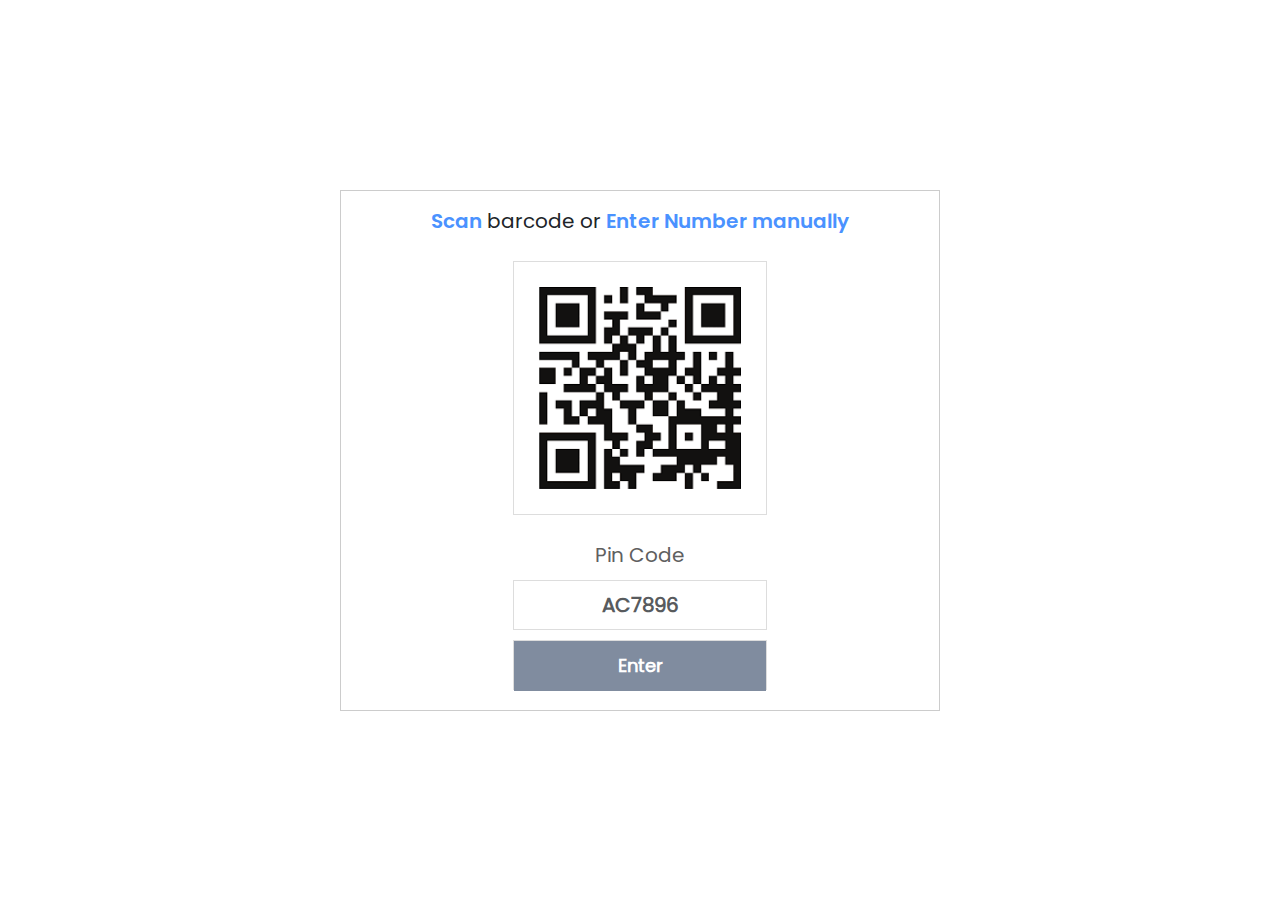
<file: index.html>
<html lang="en-US" dir="ltr">
  <head>
    <meta charset="utf-8">
    <meta http-equiv="X-UA-Compatible" content="IE=edge">
    <meta name="viewport" content="width=device-width, initial-scale=1">
    <title>ACC Touch Panel</title>
    <link rel="acc-touch-panel" sizes="180x180" href="assets/img/favicons/apple-touch-icon.png">
    <!-- ===============================================-->
    <!--    Stylesheets-->
    <!-- ===============================================-->
    <link rel="preconnect" href="https://fonts.googleapis.com">
    <link rel="preconnect" href="https://fonts.gstatic.com" crossorigin="">
    <link href="https://fonts.googleapis.com/css2?family=Nunito+Sans:wght@300;400;600;700;800;900&amp;display=swap" rel="stylesheet">
    <link href="css/style.css" rel="stylesheet">
    <link href="css/bootstrap.min.css" rel="stylesheet">
    <script src="js/bootstrap.bundle.min.js"></script>
    <link href="https://cdnjs.cloudflare.com/ajax/libs/font-awesome/6.2.1/css/all.min.css" rel="stylesheet">
  </head>

    <body>
        
        <div class="height100vh flexaligncenter">
          <div class="barcode-scrolling">
            <div class="barcode-box">
              <div class="barcode-title"><span class="barcode-blue-text">Scan</span> barcode or<span class="barcode-blue-text"> Enter Number manually</span></div>
              <div class="barcode-outer-box"><img src="images/barcode-img.png"></div>
              <div class="pincode-heading">Pin Code</div>
              <div class="pincode-inputfield">
                <input type="email" class="form-control pininput-text" placeholder="AC7896">
              </div>
              <div class="pincode-inputfield">
                <div class="pinbutton">Enter</div>
              </div>
            </div>
          </div>
        </div> 





    </body>
    </html>
</file>
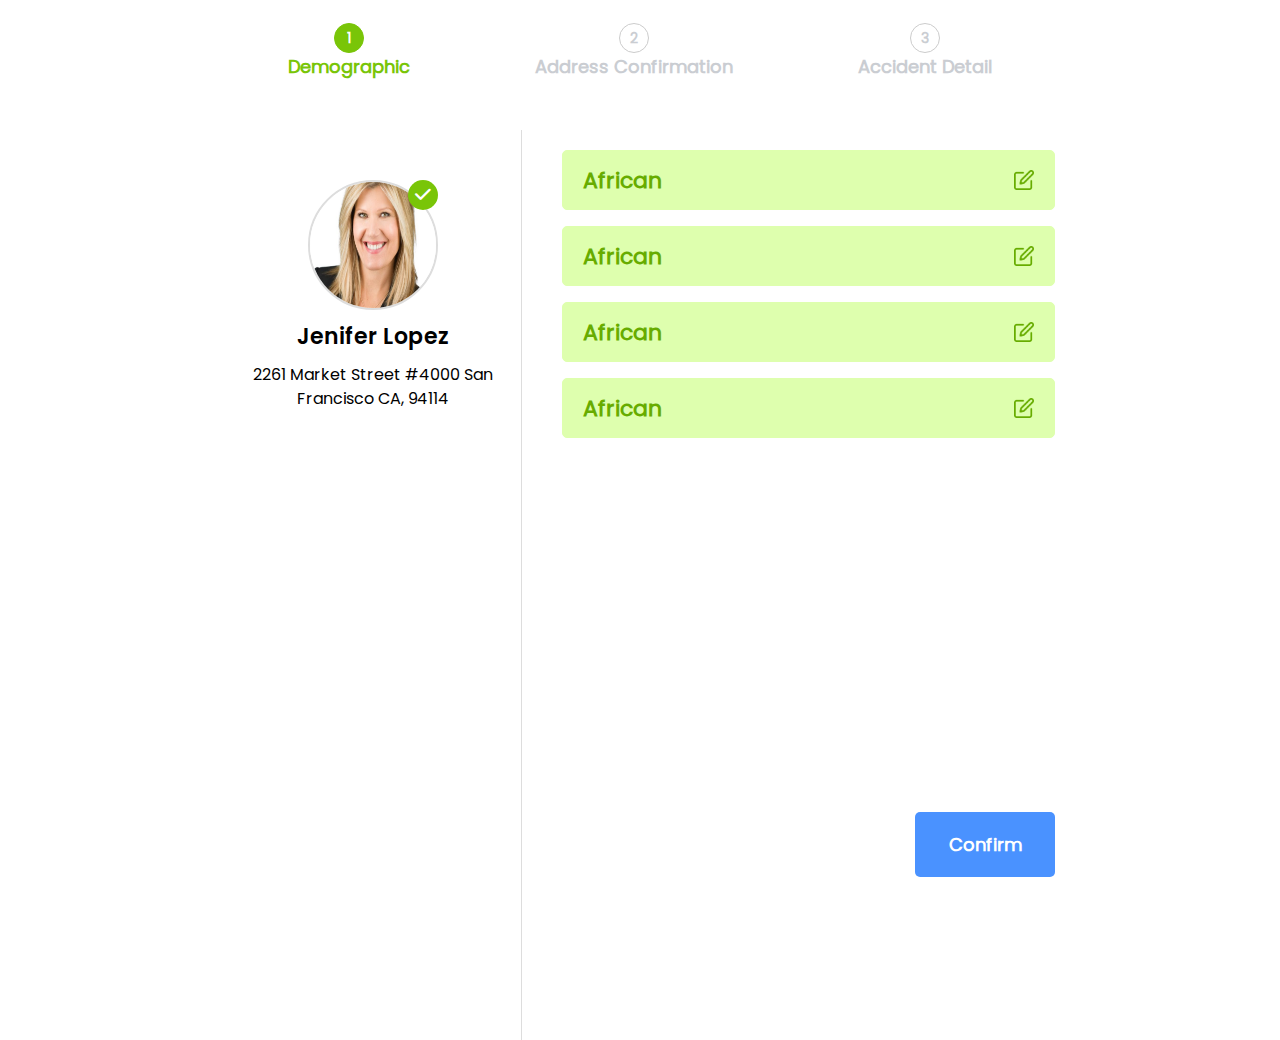
<file: address-confirmation.html>
<html lang="en-US" dir="ltr">
  <head>
    <meta charset="utf-8">
    <meta http-equiv="X-UA-Compatible" content="IE=edge">
    <meta name="viewport" content="width=device-width, initial-scale=1">
    <title>ACC Touch Panel</title>
    <link rel="acc-touch-panel" sizes="180x180" href="assets/img/favicons/apple-touch-icon.png">
    <!-- ===============================================-->
    <!--    Stylesheets-->
    <!-- ===============================================-->
    <link rel="preconnect" href="https://fonts.googleapis.com">
    <link rel="preconnect" href="https://fonts.gstatic.com" crossorigin="">
    <link href="https://fonts.googleapis.com/css2?family=Nunito+Sans:wght@300;400;600;700;800;900&amp;display=swap" rel="stylesheet">
    <link href="css/style.css" rel="stylesheet">
    <link href="css/bootstrap.min.css" rel="stylesheet">
    <script src="js/bootstrap.bundle.min.js"></script>
    <link href="https://cdnjs.cloudflare.com/ajax/libs/font-awesome/6.2.1/css/all.min.css" rel="stylesheet">
  </head>

    <body>
        <div class="mainpage">
        <div class="mainn-container">
            <div class="top-menu-legends object-displaynone">
                <div class="d-flex">
                    <div class="p-2 flex-fill">
                        <div class="d-flex flex-column mb-3 align-items-center">
                            <div class="legent-count-green">1</div>
                            <div class="legend-title-green">Demographic</div>
                        </div>
                    </div>
                    <div class="p-2 flex-fill">
                        <div class="d-flex flex-column mb-3 align-items-center">
                            <div class="legent-count">2</div>
                            <div class="legent-title">Address Confirmation</div>
                        </div>
                    </div>
                    <div class="p-2 flex-fill">
                        <div class="d-flex flex-column mb-3 align-items-center">
                            <div class="legent-count">3</div>
                            <div class="legent-title">Accident Detail</div>
                        </div>
                    </div>
                  </div>
            </div>

            <div class="address-confirm-container d-flex">
              <div class="address-confirm-img">
                <div class="profile-img">
                  <img src="images/profile-img.jpg" class="profileimge-thumbnail">
                  <div class="imageprofile-check"><i class="fa fa-check"></i></div>
                </div>
                <div class="profileimg-title">Jenifer Lopez</div>
                <div class="profileimg-address">2261 Market Street #4000 San Francisco CA, 94114</div>
              </div>
              
              <div class="address-confirm-list width100">
                <div class="height100vh">
                  <div class="maintabsoverflow-green">
                <div class="d-flex flex-column bd-highlight mb-3 margintop4">
                  <div class="maintabs-green d-flex justify-content-between mb-3 align-items-center padding20">
                    <div class="maintabs-green-content">African</div>
                    <div class="maintabs-green-edit-icon"><img src="./images/Edit3.png" alt="Edit"></div>
                  </div>
                  <div class="maintabs-green d-flex justify-content-between mb-3 align-items-center padding20">
                    <div class="maintabs-green-content">African</div>
                    <div class="maintabs-green-edit-icon"><img src="./images/Edit3.png" alt="Edit"></div>
                  </div>
                  <div class="maintabs-green d-flex justify-content-between mb-3 align-items-center padding20">
                    <div class="maintabs-green-content">African</div>
                    <div class="maintabs-green-edit-icon"><img src="./images/Edit3.png" alt="Edit"></div>
                  </div>
                  <div class="maintabs-green d-flex justify-content-between mb-3 align-items-center padding20">
                    <div class="maintabs-green-content">African</div>
                    <div class="maintabs-green-edit-icon"><img src="./images/Edit3.png" alt="Edit"></div>
                  </div>
                </div>
              </div>
  
                <div class="d-flex justify-content-end mb-3 align-items-center object-flexdirection">
                  <div class="nextbutton">Confirm</div>
              </div>
  
              </div>
              </div>
            </div>  
            
            

        </div> 
         </div>





    </body>
    </html>
</file>
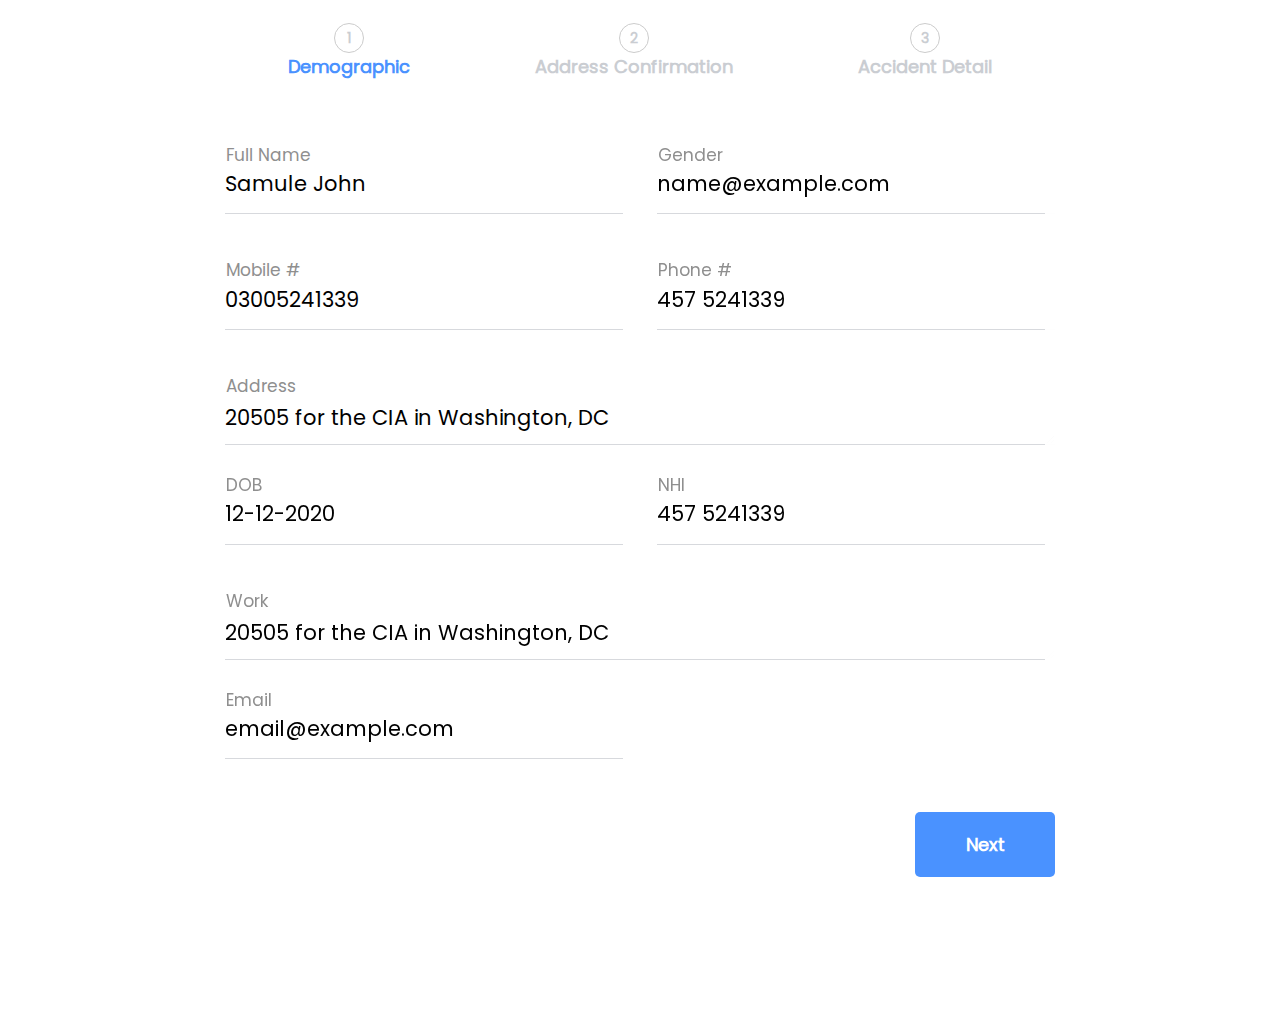
<file: form.html>
<html lang="en-US" dir="ltr">
  <head>
    <meta charset="utf-8">
    <meta http-equiv="X-UA-Compatible" content="IE=edge">
    <meta name="viewport" content="width=device-width, initial-scale=1">
    <title>ACC Touch Panel</title>
    <link rel="acc-touch-panel" sizes="180x180" href="assets/img/favicons/apple-touch-icon.png">
    <!-- ===============================================-->
    <!--    Stylesheets-->
    <!-- ===============================================-->
    <link rel="preconnect" href="https://fonts.googleapis.com">
    <link rel="preconnect" href="https://fonts.gstatic.com" crossorigin="">
    <link href="https://fonts.googleapis.com/css2?family=Nunito+Sans:wght@300;400;600;700;800;900&amp;display=swap" rel="stylesheet">
    <link href="css/bootstrap.min.css" rel="stylesheet">
    <link href="css/style.css" rel="stylesheet">  
    <script src="js/bootstrap.bundle.min.js"></script>
    <link href="https://cdnjs.cloudflare.com/ajax/libs/font-awesome/6.2.1/css/all.min.css" rel="stylesheet">
  </head>

    <body>
        <div class="mainpage">
        <div class="mainn-container">
            <div class="top-menu-legends object-displaynone">
                <div class="d-flex">
                    <div class="p-2 flex-fill">
                        <div class="d-flex flex-column mb-3 align-items-center">
                            <div class="legent-count">1</div>
                            <div class="legent-title legend-title-selected">Demographic</div>
                        </div>
                    </div>
                    <div class="p-2 flex-fill">
                        <div class="d-flex flex-column mb-3 align-items-center">
                            <div class="legent-count">2</div>
                            <div class="legent-title">Address Confirmation</div>
                        </div>
                    </div>
                    <div class="p-2 flex-fill">
                        <div class="d-flex flex-column mb-3 align-items-center">
                            <div class="legent-count">3</div>
                            <div class="legent-title">Accident Detail</div>
                        </div>
                    </div>
                  </div>
            </div> 

              <div class="height100vh custFormStyle">
                <div class="maintabsoverflow-form style-scroll">
                        <div class="d-flex Justify-content-between fieldGap">
                            <div class="form-floating mb-3 width48Per">
                                <input type="text" class="form-control" id="floatingInput" placeholder="Samule John">
                                <label for="floatingInput">Full Name</label>
                            </div>
                            <div class="form-floating mb-3 width48Per">
                                <input type="text" class="form-control" id="floatingInput" placeholder="name@example.com">
                                <label for="floatingInput">Gender</label>
                            </div>
                        </div>
                        <div class="d-flex Justify-content-between fieldGap">
                            <div class="form-floating mb-3 width48Per">
                                <input type="text" class="form-control" id="floatingInput" placeholder="03005241339">
                                <label for="floatingInput">Mobile #</label>
                            </div>
                            <div class="form-floating mb-3 width48Per">
                                <input type="text" class="form-control" id="floatingInput" placeholder="457 5241339">
                                <label for="floatingInput">Phone #</label>
                            </div>
                        </div>
                        <div class="fieldGap">
                            <div class="form-floating mb-3 width100Per">
                                <textarea class="form-control overflowHid" placeholder="20505 for the CIA in Washington, DC" id="floatingTextarea2" rows="5" cols="33"></textarea>
                                <label for="floatingTextarea2">Address</label>
                            </div>
                        </div>
                        <div class="d-flex Justify-content-between fieldGap">
                            <div class="form-floating mb-3 width48Per">
                                <input type="text" class="form-control" id="floatingInput" placeholder="12-12-2020">
                                <label for="floatingInput">DOB</label>
                            </div>
                            <div class="form-floating mb-3 width48Per">
                                <input type="email" class="form-control" id="floatingInput" placeholder="457 5241339">
                                <label for="floatingInput">NHI</label>
                            </div>
                        </div>
                        <div class="fieldGap">
                            <div class="form-floating mb-3 width100Per">
                                <textarea class="form-control overflowHid" placeholder="20505 for the CIA in Washington, DC" id="floatingTextarea3" rows="5" cols="33"></textarea>
                                <label for="floatingTextarea2">Work</label>
                            </div>
                        </div>
                        <div class="fieldGap">
                            <div class="form-floating mb-3 width48Per">
                                <input type="email" class="form-control" id="floatingInput" placeholder="email@example.com">
                                <label for="floatingInput">Email</label>
                            </div>
                        </div>
                    </div>
                    <div class="d-flex justify-content-end mb-3 align-items-center object-flexdirection">                
                        <div class="nextbutton">Next</div>
                     </div>
               </div>
              

            </div>

        </div> 
         </div>





    </body>
    </html>
</file>
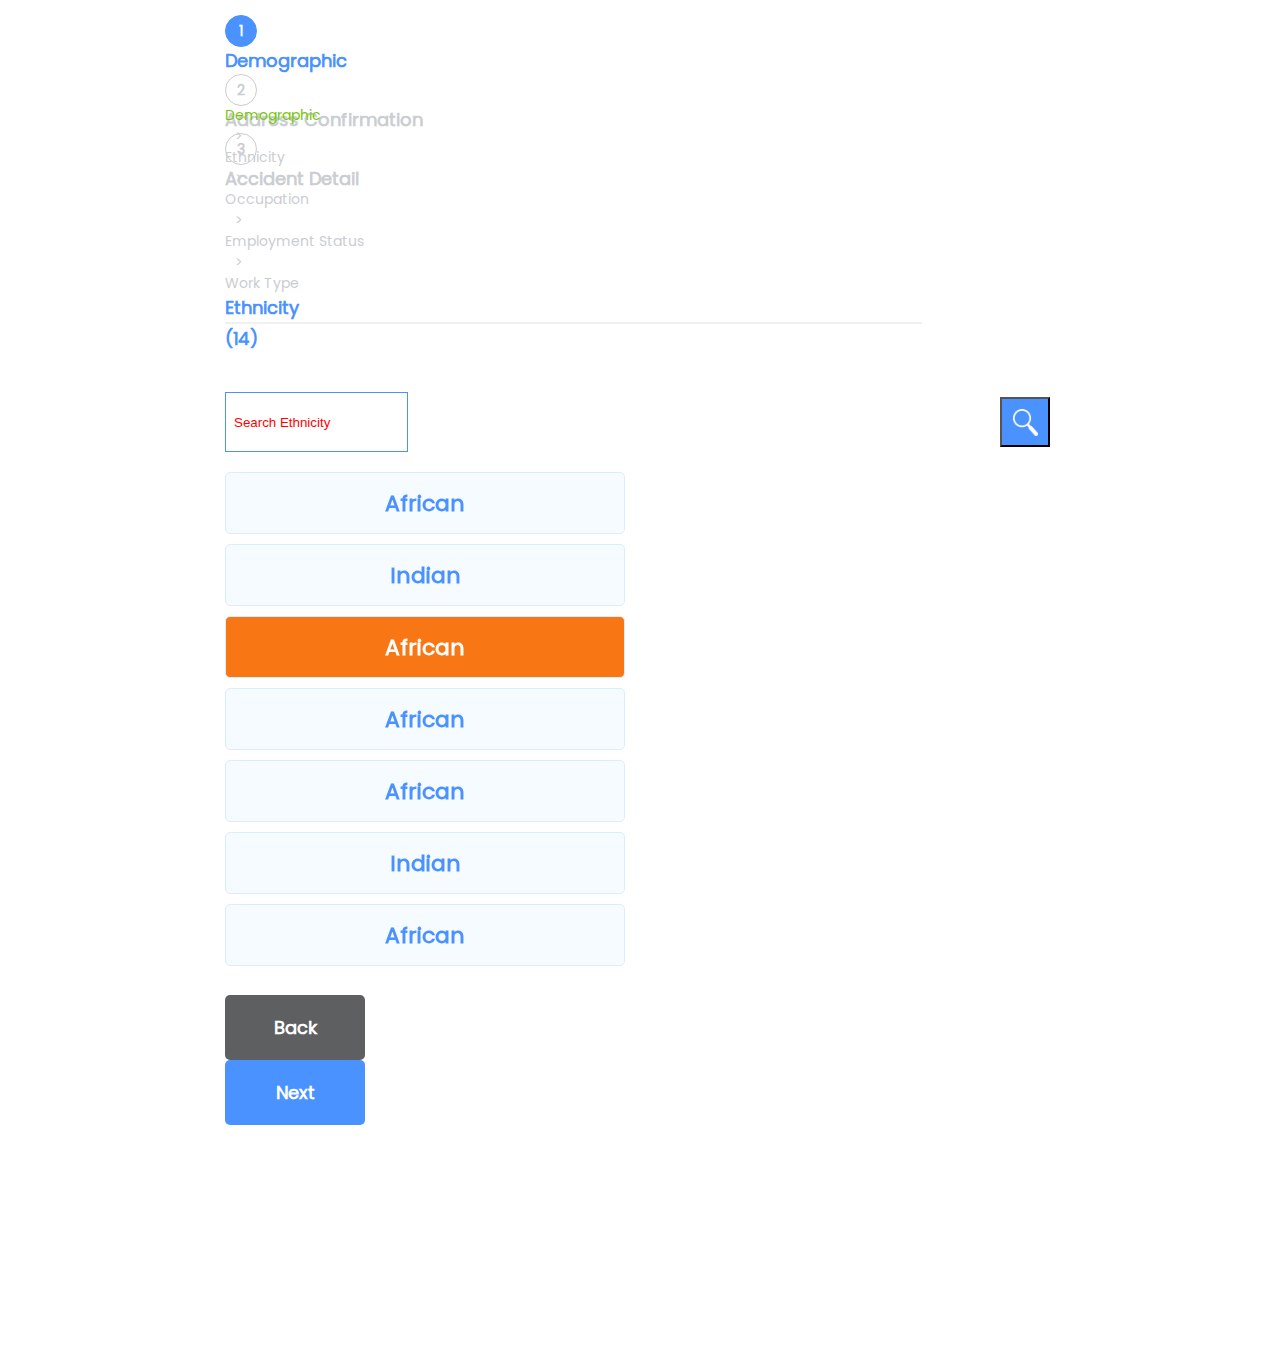
<file: index-tabs.html>
<html lang="en-US" dir="ltr">
  <head>
    <meta charset="utf-8">
    <meta http-equiv="X-UA-Compatible" content="IE=edge">
    <meta name="viewport" content="width=device-width, initial-scale=1.0">
    <title>ACC Touch Panel</title>
    <link rel="acc-touch-panel" sizes="180x180" href="assets/img/favicons/apple-touch-icon.png">
    <!-- ===============================================-->
    <!--    Stylesheets-->
    <!-- ===============================================-->
    <link rel="preconnect" href="https://fonts.googleapis.com">
    <link rel="preconnect" href="https://fonts.gstatic.com" crossorigin="">
    <link href="https://fonts.googleapis.com/css2?family=Nunito+Sans:wght@300;400;600;700;800;900&amp;display=swap" rel="stylesheet">
    <link href="css/style.css" rel="stylesheet">
    <link href="https://cdn.jsdelivr.net/npm/bootstrap@5.3.0-alpha1/dist/css/bootstrap.min.css" rel="stylesheet" integrity="sha384-GLhlTQ8iRABdZLl6O3oVMWSktQOp6b7In1Zl3/Jr59b6EGGoI1aFkw7cmDA6j6gD" crossorigin="anonymous">
   <script src="https://cdn.jsdelivr.net/npm/bootstrap@5.3.0-alpha1/dist/js/bootstrap.bundle.min.js" integrity="sha384-w76AqPfDkMBDXo30jS1Sgez6pr3x5MlQ1ZAGC+nuZB+EYdgRZgiwxhTBTkF7CXvN" crossorigin="anonymous"></script>
    <link href="https://cdnjs.cloudflare.com/ajax/libs/font-awesome/6.2.1/css/all.min.css" rel="stylesheet">
    
  </head>

    <body>
        <div class="mainpage">
        <div class="mainn-container">
            <div class="top-menu-legends object-displaynone">
                <div class="d-flex">
                    <div class="p-2 flex-fill">
                        <div class="d-flex flex-column mb-3 align-items-center">
                            <div class="legent-count-selected">1</div>
                            <div class="legent-title legend-title-selected">Demographic</div>
                        </div>
                    </div>
                    <div class="p-2 flex-fill">
                        <div class="d-flex flex-column mb-3 align-items-center">
                            <div class="legent-count">2</div>
                            <div class="legent-title">Address Confirmation</div>
                        </div>
                    </div>
                    <div class="p-2 flex-fill">
                        <div class="d-flex flex-column mb-3 align-items-center">
                            <div class="legent-count">3</div>
                            <div class="legent-title">Accident Detail</div>
                        </div>
                    </div>
                  </div>
            </div>

            <div class="d-flex flex-row bd-highlight mb-3" id="object-displaynone">
                <div class="bredcrum-title-selected">Demographic</div>
                <div class="bredcrum-next-icon">></div>
                <div class="bredcrum-title">Ethnicity</div>
                <div class="bredcrum-next-icon">></div>
                <div class="bredcrum-title">Occupation</div>
                <div class="bredcrum-next-icon">></div>
                <div class="bredcrum-title">Employment Status</div>
                <div class="bredcrum-next-icon">></div>
                <div class="bredcrum-title">Work Type</div>
            </div>

            <div class="d-flex justify-content-between mb-3 align-items-center" id="object-displaynone">
                <div class="pageheadingtitle">Ethnicity</div>
                <div class="pageheadingline"></div>
                <div class="pageheadingcount">(14)</div>
            </div>

            <div class="search">
                <input type="text" class="form-control" placeholder="Search Ethnicity">
                <button class="btn btn-primary"><img src="./images/src3.png" alt="Search" class="N-search"></button>
              </div>

              <div class="height100vh">
                <div class="maintabsoverflow style-scroll">
              <div class="d-flex justify-content-between mb-3 margintop4 flexwrap ">
                <div class="maintabs-blue">African</div>
                <div class="maintabs-blue">Indian</div>
                <div class="maintabs-orange">African</div>
                <div class="maintabs-blue">African</div>
                <div class="maintabs-blue">African</div>
                <div class="maintabs-blue">Indian</div>
                <div class="maintabs-blue">African</div>
                <div class="maintabs-blue">African</div>
                <div class="maintabs-blue">African</div>
                <div class="maintabs-blue">Indian</div>
                <div class="maintabs-blue">African</div>
                <div class="maintabs-blue">African</div>
                <div class="maintabs-blue">African</div>
                <div class="maintabs-blue">Indian</div>
                <div class="maintabs-blue">African</div>
                <div class="maintabs-blue">African</div>
                <div class="maintabs-blue">African</div>
                <div class="maintabs-blue">Indian</div>
                <div class="maintabs-blue">African</div>
                <div class="maintabs-blue">African</div>
                <div class="maintabs-blue">African</div>
                <div class="maintabs-blue">African</div>
                <div class="maintabs-blue">African</div>
                <div class="maintabs-blue">Indian</div>
                <div class="maintabs-blue">African</div>
                <div class="maintabs-blue">African</div>
                <div class="maintabs-blue">African</div>
                <div class="maintabs-blue">Indian</div>
                <div class="maintabs-blue">African</div>
                <div class="maintabs-blue">African</div>
              </div>
            </div>

              <div class="d-flex justify-content-between mb-3 align-items-center object-flexdirection">
                <div class="backbutton">Back</div>
                <div class="nextbutton">Next</div>
            </div>

            </div>

        </div> 
         </div>





    </body>
    </html>
</file>
<file: css/style.css>
body {
  overflow: hidden;
  font-family: PoppinsLight !important;
  font-size: 14px !important;
}

@font-face {
  font-family: PoppinsLight;
  src: url(../Fonts/Poppins-Regular.ttf);
}

@font-face {
  font-family: PoppinsMedium;
  src: url(../Fonts/Poppins-Medium.ttf);
}

@font-face {
  font-family: PoppinsSemiBold;
  src: url(../Fonts/Poppins-SemiBold.ttf);
}

.mainpage {
  width: 100%;
  display: flex;
  justify-content: center;
  margin-top: 15px;
}

.mainn-container {
  width: 830px;
}

.top-menu-legends {
  width: 100%;
  height: 90px;
}

.legent-item {
  display: flex;
}

.legent-count {
  width: 30px;
  height: 30px;
  border-radius: 50px;
  border: 1px solid #ccc;
  display: flex;
  align-items: center;
  justify-content: center;
  font-weight: bold;
  color: #CACDD2;
}

.legent-count-selected {
  width: 30px;
  height: 30px;
  border-radius: 50px;
  border: 1px solid #4A92FF;
  display: flex;
  align-items: center;
  justify-content: center;
  font-weight: bold;
  color: #fff;
  background-color: #4A92FF;
}

.legent-count-green {
  width: 30px;
  height: 30px;
  border-radius: 50px;
  border: 1px solid #79C508;
  display: flex;
  align-items: center;
  justify-content: center;
  font-weight: bold;
  color: #fff;
  background-color: #79C508;
}

.legend-title-green {
  color: #79C508;
  font-size: 18px;
  font-weight: bold;
}

.legent-title {
  color: #CACDD2;
  font-size: 18px;
  font-weight: bold;
}

.legend-title-selected {
  color: #4A92FF;
  font-size: 18px;
}

.bredcrum-title {
  color: #CACDD2;
  font-size: 14px;
}

.bredcrum-next-icon {
  color: #CACDD2;
  font-size: 14px;
  padding-right: 10px;
  padding-left: 10px;
}

.bredcrum-title-selected {
  color: #79C508;
  font-size: 14px;
}

.pageheadingtitle {
  color: #4A92FF;
  font-size: 18px;
  font-weight: bold;
}

.pageheadingcount {
  color: #4A92FF;
  font-size: 18px;
  font-weight: bold;
}

.pageheadingline {
  width: 84%;
  background-image: url("../images/dash-icon.png");
  background-size: contain;
  height: 4px;
}

.search {
  position: relative;
  margin-top: 40px;
}

.search input {
  height: 60px;
  text-indent: 6px;
  border: 1px solid #4A92FF;
}

.search input:focus {
  box-shadow: none;
  border: 2px solid #4A92FF;
}

.search button {
  position: absolute;
  top: 5px;
  right: 5px;
  height: 50px;
  width: 50px;
  background: #4A92FF;
}

::placeholder {
  /* Chrome, Firefox, Opera, Safari 10.1+ */
  color: red;
  opacity: 1;
  /* Firefox */
}

:-ms-input-placeholder {
  /* Internet Explorer 10-11 */
  color: red;
}

::-ms-input-placeholder {
  /* Microsoft Edge */
  color: red;
}

.maintabs-green {
  border-radius: 5px;
  width: 100%;
  height: 60px;
  border: 1px solid #DEFFAE;
  background-color: #DEFFAE;
  display: flex;
  align-items: center;
  justify-content: center;
  color: #67AC00;
  font-size: 22px;
  font-weight: bold;
  margin-bottom: 10px;
}

.maintabs-blue {
  border-radius: 5px;
  width: 48%;
  height: 60px;
  border: 1px solid #DDEBFF;
  background-color: #F6FBFF;
  display: flex;
  align-items: center;
  justify-content: center;
  color: #4A92FF;
  font-size: 22px;
  font-weight: bold;
  margin-bottom: 10px;
}

.maintabs-orange {
  border-radius: 5px;
  width: 48%;
  height: 60px;
  border: 1px solid #DDEBFF;
  background-color: #F87714;
  display: flex;
  align-items: center;
  justify-content: center;
  color: #fff;
  font-size: 22px;
  font-weight: bold;
  margin-bottom: 10px;
}

.margintop4 {
  margin-top: 10px;
}

.height100vh {
  height: 100vh;
}

.maintabsoverflow {
  overflow-y: auto;
  height: calc(100% - 387px);
  margin-top: 10px;
  margin-bottom: 20px;
}

.backbutton {
  font-size: 18px;
  font-weight: bold;
  border-radius: 5px;
  width: 140px;
  height: 65px;
  background-color: #5E5F61;
  color: #fff;
  display: flex;
  justify-content: center;
  align-items: center;
}

.nextbutton {
  font-size: 18px;
  font-weight: bold;
  border-radius: 5px;
  width: 140px;
  height: 65px;
  background-color: #4A92FF;
  color: #fff;
  display: flex;
  justify-content: center;
  align-items: center;
}

.pinbutton {
  font-size: 18px;
  font-weight: bold;
  height: 50px;
  background-color: #808C9F;
  color: #fff;
  display: flex;
  justify-content: center;
  align-items: center;
}

.barcode-box {
  border: 1px solid #ccc;
  width: 600px;
  display: flex;
  flex-direction: column;
  align-items: center;
  padding: 15px;
  padding-bottom: 20px;
}

.barcode-outer-box {
  margin-top: 25px;
  border: 1px solid #DDDDDD;
  padding: 25px;
}

.pincode-inputfield {
  margin-top: 10px;
  border: 1px solid #DDDDDD;
  width: 254px;
  height: 50px;
}

.pininput-text {
  height: 48px;
  border: 0px !important;
  text-align: center;
  font-size: 20px !important;
  font-weight: bold !important;
  color: #000 !important;
}

.barcode-title {
  font-size: 20px;
  text-align: center;
}

.barcode-blue-text {
  color: #4A92FF;
  font-family: PoppinsSemiBold;
}

.pincode-heading {
  margin-top: 25px;
  color: #606060;
  font-size: 20px;
}

.barcode-scrolling {
  overflow-y: auto;
  height: calc(100% - -15px);
  flex-direction: column;
  display: flex;
  justify-content: center;
  align-items: center;
}

.width100Per {
  width: 100%;
}

.width48Per {
  width: 48%;
}

/*  Bootstrap  */
.form {
  padding: 1em;
  border: 1px solid #f1f1f1;
  box-shadow: 0 4px 6px 0 rgba(22, 22, 26, 0.18);
}

.custFormStyle .form-floating>label {
  padding: 0.5rem 0rem !important;
  color: #8F8F8F;
  font-size: 17px;
}

.custFormStyle.form-select,
.custFormStyle.form-control {
  border: none !important;
  border-bottom: 1px solid #000000 !important;
  border-radius: 0 !important;
}

.custFormStyle .form-select:focus,
.custFormStyle .form-control:focus {
  box-shadow: none !important;
  border-bottom-color: #2196f3;
}

.custFormStyle.form-select:focus+label,
.custFormStyle.form-control:focus+label {
  color: #2196f3;
}

.custFormStyle input[type="submit"] {
  color: #2196f3;
  border-color: #2196f3;
}

.custFormStyle input[type="submit"]:hover,
.custFormStyle input[type="submit"]:focus {
  color: #ffffff;
  background-color: #2196f3;
  outline: none;
  box-shadow: 0 4px 6px 0 rgba(22, 22, 26, 0.18);
}

.custFormStyle .form-floating>.form-control,
.custFormStyle .form-floating>.form-control-plaintext {
  /* padding: 1rem 0 !important; */
  padding-left: 0rem;
  padding-top: 2.5rem;
}

.custFormStyle .form-control {
  border: none;
  border-bottom: 1px solid #D7D9DD;
  border-radius: 0;
}

.custFormStyle .form-floating>.form-control,
.custFormStyle .form-floating>.form-control-plaintext,
.custFormStyle .form-floating>.form-select {
  height: calc(4.9rem + calc(var(--bs-border-width) * 2));
  line-height: 1.25;
}

.custFormStyle ::placeholder {
  font-size: 21px;
  color: #000000 !important
}

.fieldGap {
  margin-top: 19px;
}

.overflowHid {
  overflow: hidden;
}

.width100 {
  width: 100%;
}

.address-confirm-container {
  margin-top: 25px;
  width: 100%;
}

.address-confirm-img {
  width: 500px;
  border-right: 1px solid #dddddd;
  margin-right: 40px;
  display: flex;
  flex-direction: column;
  align-items: center;
  padding-top: 50px;
}

.profileimge-thumbnail {
  width: 130px;
  height: 130px;
  border-radius: 92px;
  border: 2px solid #ddd;
}

.profileimg-title {
  font-size: 22px;
  color: #000;
  padding-top: 10px;
  padding-bottom: 10px;
  font-family: 'Poppinssemibold';
}

.profileimg-address {
  font-size: 16px;
  color: #000;
  text-align: center;
}

.padding20 {
  padding: 20px;
}

.maintabsoverflow-green {
  overflow-y: auto;
  height: calc(100% - 248px);
  margin-top: 10px;
  margin-bottom: 20px;
}

.profile-img {
  position: relative;
}

.imageprofile-check {
  width: 30px;
  height: 30px;
  background-color: #79C508;
  border-radius: 50px;
  display: flex;
  justify-content: center;
  align-items: center;
  color: #fff;
  font-size: 18px;
  position: absolute;
  right: 0;
  top: 0;
}

.maintabsoverflow-form:hover {
  -webkit-mask-position: left top;
}

.maintabsoverflow-form {
  overflow-y: auto;
  height: calc(100% - 223px);
  margin-top: 10px;
  margin-bottom: 20px;
}

/* ------------------------------ Custom Scroll Bar Styling / Hovered scroll Bar (STARTS) ----------------------------------- */
.style-scroll:hover{
  -webkit-mask-position: left top; 
}
.style-scroll{
  overflow-y: auto;
  mask-image: linear-gradient(to top, transparent, black),
    linear-gradient(to left, transparent 10px, black 10px);
  mask-size: 100% 20000px;
  mask-position: left bottom;
  -webkit-mask-image: linear-gradient(to top, transparent, black),
   linear-gradient(to left, transparent 10px, black 10px);
  -webkit-mask-size: 100% 20000px;
  -webkit-mask-position: left bottom;
  transition: mask-position 0.3s, -webkit-mask-position 0.3s;
}

.style-scroll::-webkit-scrollbar{
  width: 10px;
}

.style-scroll::-webkit-scrollbar-track {
  border-radius: 10px;
}

.style-scroll::-webkit-scrollbar-thumb{
  background-color: #d3d3d3;
  border-radius: 10px;
}

/* ------------------------------ Custom Scroll Bar Styling / Hovered scroll Bar (ENDS) ----------------------------------- */

@media only screen and (max-width: 830px) {
  .form {
    width: 50%;
  }

  .mainn-container {
    width: 94%;
  }
}

@media only screen and (max-width: 650px) {
  .fieldGap {
    margin-top: 19px;
    flex-direction: column;
  }

  .width48Per {
    width: 100%;
  }

  .maintabsoverflow-form {
    overflow-y: auto;
    height: calc(100% - 134px);
    margin-top: 10px;
    margin-bottom: 20px;
  }

  .address-confirm-img {
    width: 100%;
    border-right: 0px solid #dddddd;
    margin-right: 0px;
    display: flex;
    flex-direction: column;
    align-items: center;
    padding-top: 0px;
  }

  .maintabsoverflow-green {
    overflow-y: auto;
    height: calc(100% - 366px);
    margin-top: 10px;
    margin-bottom: 20px;
  }

  .address-confirm-container {
    flex-direction: column;
  }

  .barcode-box {
    border: 0px solid #ccc;
  }

  .maintabs-blue {
    width: 100%;
  }

  .maintabs-orange {
    width: 100%;
  }

  #object-displaynone {
    display: none !important;
  }

  .object-displaynone {
    display: none !important;
  }

  .object-flexdirection {
    flex-direction: column;
  }

  .backbutton {
    width: 100%;
    margin-top: 5px;
    margin-bottom: 5px;
  }

  .nextbutton {
    width: 100%;
    margin-top: 5px;
    margin-bottom: 5px;
  }

  .maintabsoverflow {
    height: calc(100% - 269px);
  }

  .search {
    position: relative;
    margin-top: 0px;
  }
}

/* ---------- Bootstrap css start ---------------- */

.align-items-center {
  align-items: center;
}

.justify-content {
  justify-content: center;
}

.flexwrap {
  flex-wrap: wrap;
}

.flexaligncenter {
  display: flex;
  justify-content: center;
  align-items: center;
}

.maintabs-green-edit-icon img{
  width: 20px;
  height: 20px;
}

.N-search{
  width: 25px;
  height: 27px;
}

/* ---------- Bootstrap css End ---------------- */
</file>
